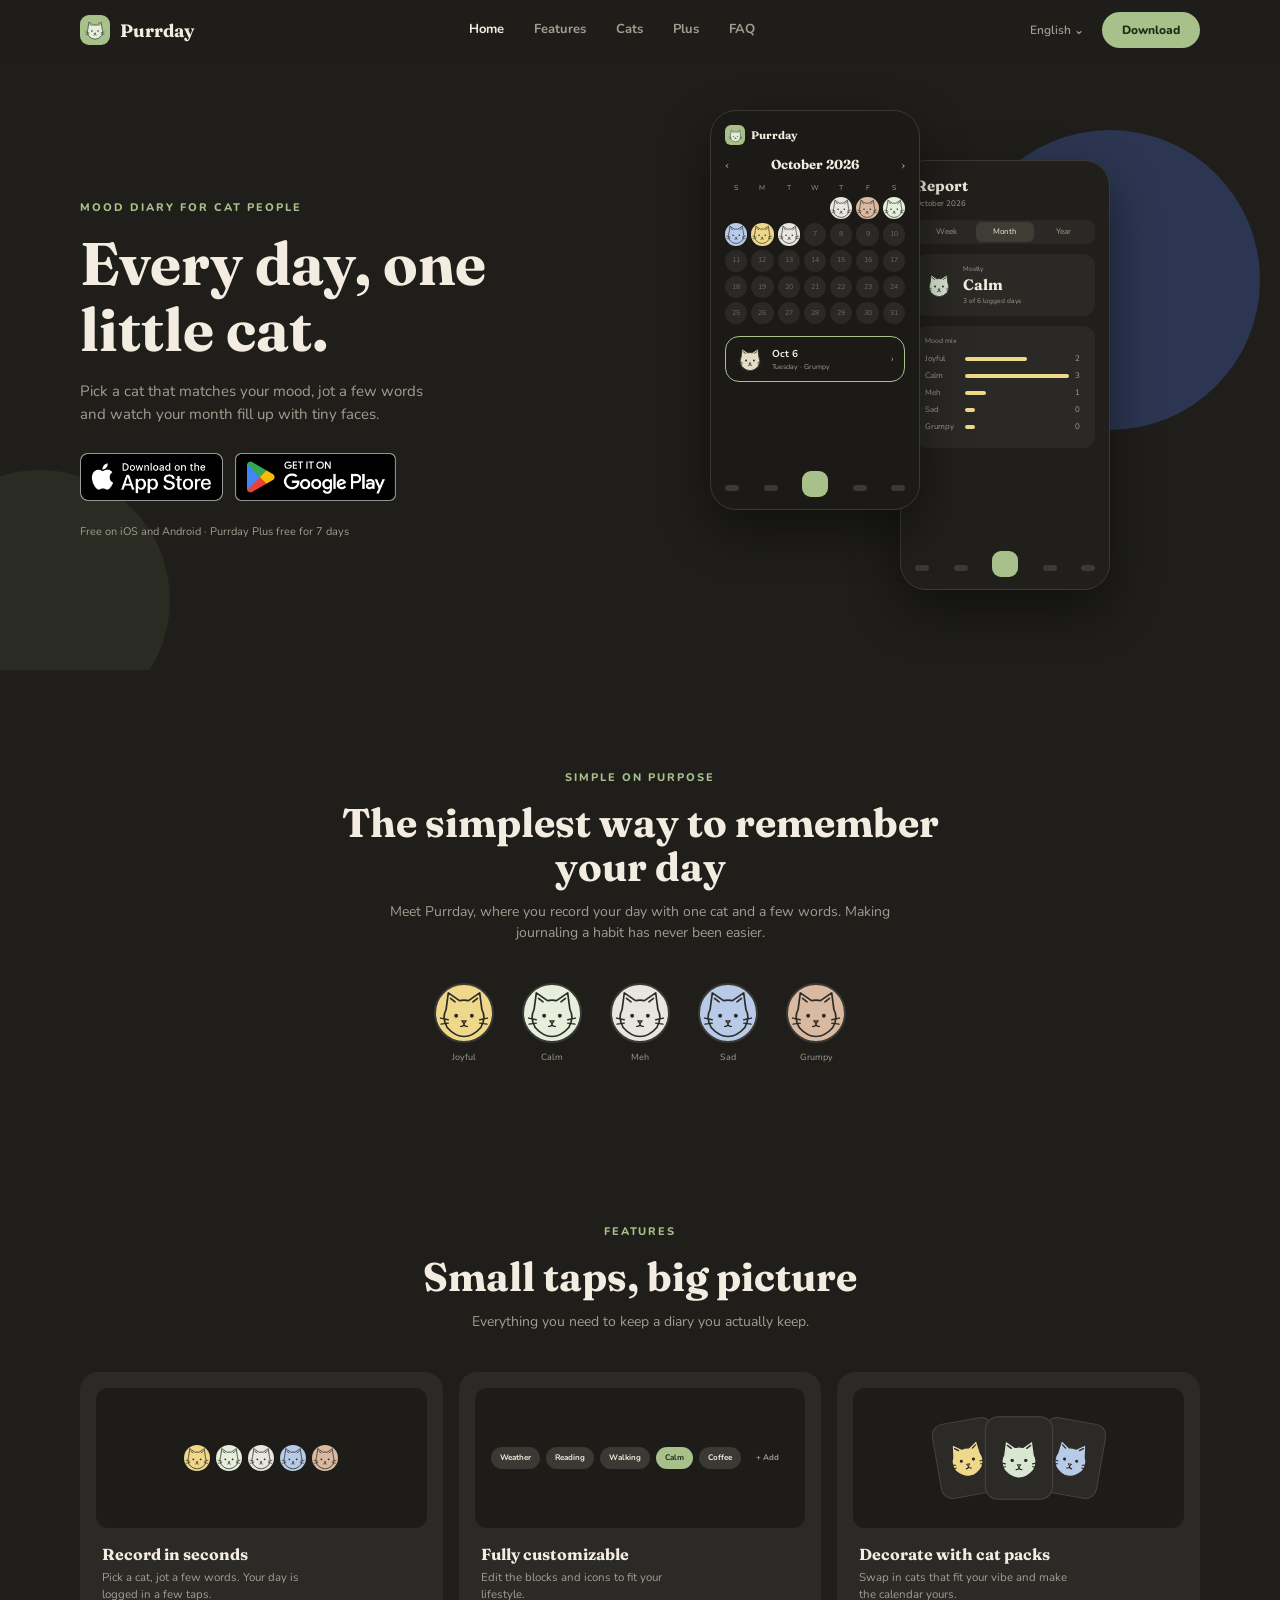
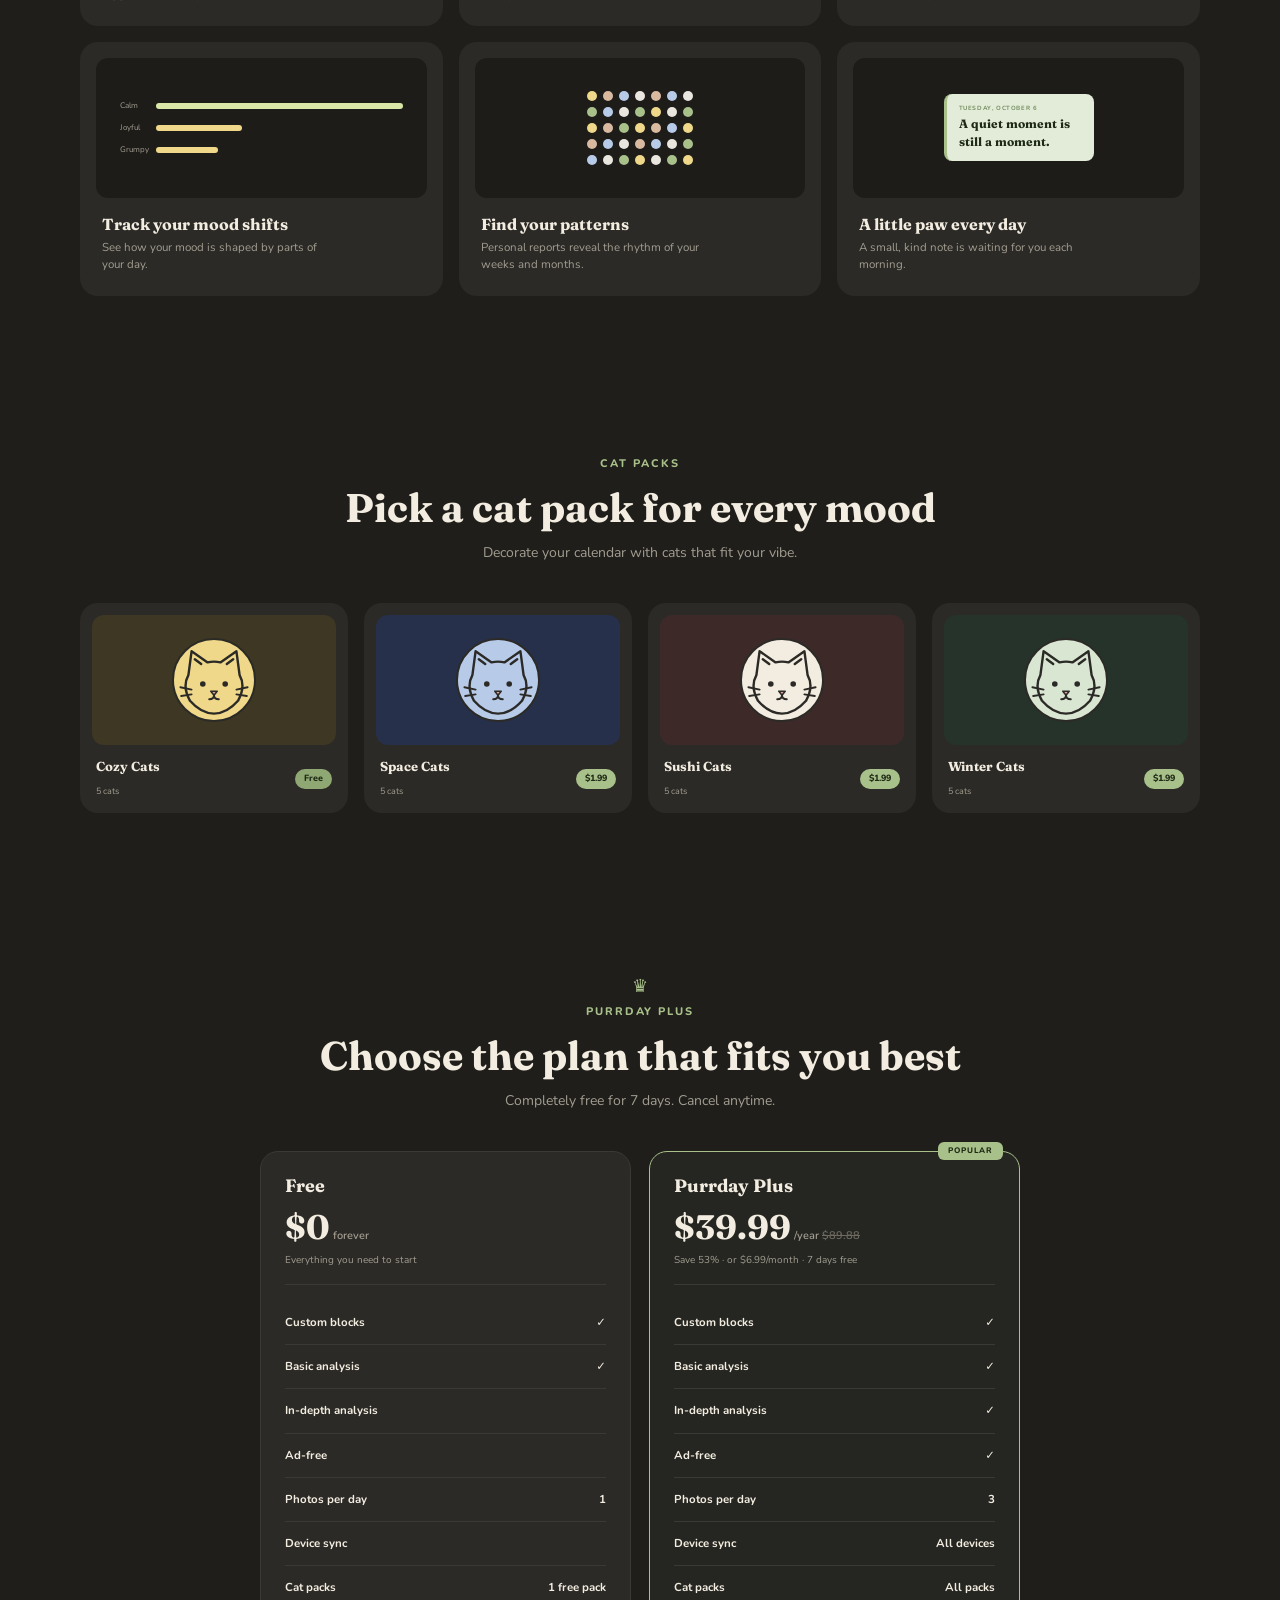
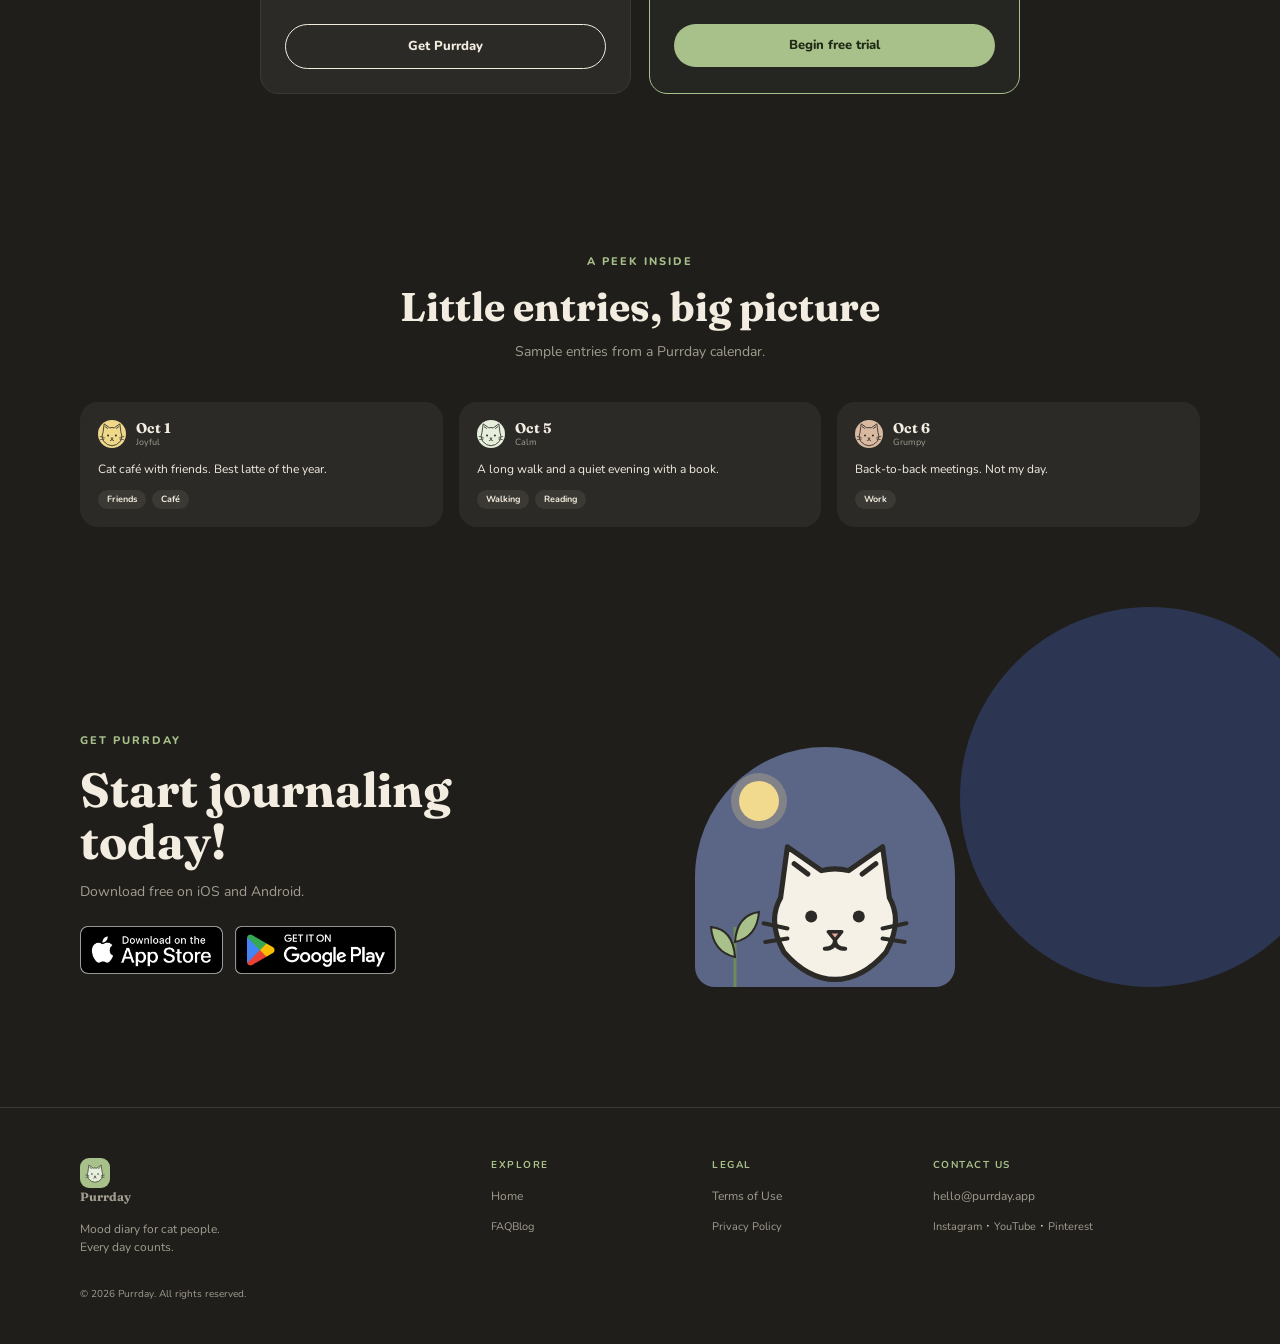
<file: site/index.html>
<!doctype html>
<html lang="en">
<head>
<meta charset="utf-8">
<meta name="viewport" content="width=device-width, initial-scale=1">
<title>Purrday — Mood diary for cat people</title>
<meta name="description" content="Pick a cat that matches your mood, jot a few words and watch your month fill up with tiny faces.">
<link rel="preconnect" href="https://fonts.googleapis.com">
<link rel="preconnect" href="https://fonts.gstatic.com" crossorigin>
<link href="https://fonts.googleapis.com/css2?family=Fraunces:opsz,wght@9..144,600;9..144,700&family=Nunito:wght@400;600;700;800&display=swap" rel="stylesheet">
<link rel="stylesheet" href="styles.css">
</head>
<body>

<!-- Reusable cat face -->
<svg width="0" height="0" style="position:absolute" aria-hidden="true">
  <symbol id="cat" viewBox="0 0 100 100">
    <path d="M18 44 L22 14 L42 28 Q50 26 58 28 L78 14 L82 44 Q90 58 80 76 Q66 92 50 92 Q34 92 20 76 Q10 58 18 44Z" fill="currentColor" stroke="#2b2a26" stroke-width="3" stroke-linejoin="round"/>
    <path d="M26 24 L34 30 M74 24 L66 30" stroke="#2b2a26" stroke-width="3" stroke-linecap="round"/>
    <circle cx="36" cy="55" r="3.5" fill="#2b2a26"/><circle cx="64" cy="55" r="3.5" fill="#2b2a26"/>
    <path d="M46 64 L54 64 L50 69Z" fill="#e9a59b" stroke="#2b2a26" stroke-width="2" stroke-linejoin="round"/>
    <path d="M50 69 Q50 74 44 74 M50 69 Q50 74 56 74" fill="none" stroke="#2b2a26" stroke-width="2.4" stroke-linecap="round"/>
    <path d="M22 62 L8 59 M22 68 L9 70 M78 62 L92 59 M78 68 L91 70" stroke="#2b2a26" stroke-width="2.4" stroke-linecap="round"/>
  </symbol>
</svg>

<header class="nav">
  <div class="container nav__in">
    <a class="brand" href="#top"><span class="brand__icon"><svg><use href="#cat"/></svg></span>Purrday</a>
    <nav class="nav__links" aria-label="Main">
      <a class="active" href="#top">Home</a><a href="#features">Features</a><a href="#cats">Cats</a><a href="#plus">Plus</a><a href="#faq">FAQ</a>
    </nav>
    <div class="nav__right">
      <button class="lang" type="button">English <span>⌄</span></button>
      <a class="btn btn--sm" href="#download">Download</a>
    </div>
  </div>
</header>

<main id="top">
<!-- HERO -->
<section class="hero">
  <div class="container hero__in">
    <div class="hero__copy">
      <p class="eyebrow">Mood diary for cat people</p>
      <h1>Every day, one little cat.</h1>
      <p class="lead">Pick a cat that matches your mood, jot a few words and watch your month fill up with tiny faces.</p>
      <div class="stores">
        <a class="store" href="#" aria-label="Download on the App Store"><img src="img/badge_app_store.png" alt="Download on the App Store"></a>
        <a class="store" href="#" aria-label="Get it on Google Play"><img src="img/badge_google_play.png" alt="Get it on Google Play"></a>
      </div>
      <p class="fine">Free on iOS and Android · Purrday Plus free for 7 days</p>
    </div>
    <div class="hero__phones" aria-hidden="true">
      <div class="blob blob--blue"></div>
      <div class="phone phone--back">
        <div class="phone__hd"><b>Report</b><small>October 2026</small></div>
        <div class="tabs"><span>Week</span><span class="on">Month</span><span>Year</span></div>
        <div class="card-mini"><svg class="c-sm" style="color:#d9e6d2"><use href="#cat"/></svg><div><small>Mostly</small><b>Calm</b><small>3 of 6 logged days</small></div></div>
        <div class="mix"><small>Mood mix</small>
          <p>Joyful<i style="--w:60%"></i><em>2</em></p><p>Calm<i style="--w:100%"></i><em>3</em></p>
          <p>Meh<i style="--w:20%"></i><em>1</em></p><p>Sad<i style="--w:10%"></i><em>0</em></p><p>Grumpy<i style="--w:10%"></i><em>0</em></p>
        </div>
        <div class="phone__nav"><span></span><span></span><span class="fab"></span><span></span><span></span></div>
      </div>
      <div class="phone phone--front">
        <div class="phone__hd cal-hd"><span class="brand__icon sm"><svg><use href="#cat"/></svg></span> <b>Purrday</b></div>
        <div class="month">‹ <b>October 2026</b> ›</div>
        <div class="cal" id="cal"></div>
        <div class="entry-pill"><svg class="c-sm" style="color:#e5ddc4"><use href="#cat"/></svg><span><b>Oct 6</b><small>Tuesday · Grumpy</small></span><em>›</em></div>
        <div class="phone__nav"><span></span><span></span><span class="fab"></span><span></span><span></span></div>
      </div>
    </div>
  </div>
</section>

<!-- SIMPLE -->
<section class="section center">
  <div class="container narrow">
    <p class="eyebrow">Simple on purpose</p>
    <h2>The simplest way to remember your day</h2>
    <p class="sub">Meet Purrday, where you record your day with one cat and a few words. Making journaling a habit has never been easier.</p>
    <ul class="moods">
      <li><span class="mood" style="--c:#efd88a"><svg><use href="#cat"/></svg></span>Joyful</li>
      <li><span class="mood" style="--c:#e6efdc"><svg><use href="#cat"/></svg></span>Calm</li>
      <li><span class="mood" style="--c:#e9e6e0"><svg><use href="#cat"/></svg></span>Meh</li>
      <li><span class="mood" style="--c:#b7cbe9"><svg><use href="#cat"/></svg></span>Sad</li>
      <li><span class="mood" style="--c:#d9b9a0"><svg><use href="#cat"/></svg></span>Grumpy</li>
    </ul>
  </div>
</section>

<!-- FEATURES -->
<section class="section center" id="features">
  <div class="container">
    <p class="eyebrow">Features</p>
    <h2>Small taps, big picture</h2>
    <p class="sub">Everything you need to keep a diary you actually keep.</p>
    <div class="grid3">
      <article class="card">
        <div class="demo demo--row">
          <span class="dot" style="--c:#efd88a"><svg><use href="#cat"/></svg></span><span class="dot" style="--c:#e6efdc"><svg><use href="#cat"/></svg></span><span class="dot" style="--c:#e9e6e0"><svg><use href="#cat"/></svg></span><span class="dot" style="--c:#b7cbe9"><svg><use href="#cat"/></svg></span><span class="dot" style="--c:#d9b9a0"><svg><use href="#cat"/></svg></span>
        </div>
        <h3>Record in seconds</h3><p>Pick a cat, jot a few words. Your day is logged in a few taps.</p>
      </article>
      <article class="card">
        <div class="demo demo--chips">
          <span class="chip">Weather</span><span class="chip">Reading</span><span class="chip">Walking</span>
          <span class="chip on">Calm</span><span class="chip">Coffee</span><span class="chip ghost">+ Add</span>
        </div>
        <h3>Fully customizable</h3><p>Edit the blocks and icons to fit your lifestyle.</p>
      </article>
      <article class="card">
        <div class="demo demo--fan">
          <span class="tile t1" style="--c:#efd88a"><svg><use href="#cat"/></svg></span>
          <span class="tile t3" style="--c:#b7cbe9"><svg><use href="#cat"/></svg></span>
          <span class="tile t2" style="--c:#d9e6d2"><svg><use href="#cat"/></svg></span>
        </div>
        <h3>Decorate with cat packs</h3><p>Swap in cats that fit your vibe and make the calendar yours.</p>
      </article>
      <article class="card">
        <div class="demo demo--bars">
          <p>Calm<i style="--w:100%"></i></p><p>Joyful<i style="--w:35%;--b:#efd88a"></i></p><p>Grumpy<i style="--w:25%;--b:#efd88a"></i></p>
        </div>
        <h3>Track your mood shifts</h3><p>See how your mood is shaped by parts of your day.</p>
      </article>
      <article class="card">
        <div class="demo demo--dots" id="dots"></div>
        <h3>Find your patterns</h3><p>Personal reports reveal the rhythm of your weeks and months.</p>
      </article>
      <article class="card">
        <div class="demo demo--note"><div class="note"><small>TUESDAY, OCTOBER 6</small><b>A quiet moment is still a moment.</b></div></div>
        <h3>A little paw every day</h3><p>A small, kind note is waiting for you each morning.</p>
      </article>
    </div>
  </div>
</section>

<!-- CATS -->
<section class="section center" id="cats">
  <div class="container">
    <p class="eyebrow">Cat packs</p>
    <h2>Pick a cat pack for every mood</h2>
    <p class="sub">Decorate your calendar with cats that fit your vibe.</p>
    <div class="grid4">
      <article class="pack"><div class="pack__img" style="--bg:#3d3724"><span class="big" style="--c:#efd88a"><svg><use href="#cat"/></svg></span></div><div class="pack__row"><div><b>Cozy Cats</b><small>5 cats</small></div><span class="tag tag--free">Free</span></div></article>
      <article class="pack"><div class="pack__img" style="--bg:#27304a"><span class="big" style="--c:#b7cbe9"><svg><use href="#cat"/></svg></span></div><div class="pack__row"><div><b>Space Cats</b><small>5 cats</small></div><span class="tag">$1.99</span></div></article>
      <article class="pack"><div class="pack__img" style="--bg:#3d2a28"><span class="big" style="--c:#f3ece0"><svg><use href="#cat"/></svg></span></div><div class="pack__row"><div><b>Sushi Cats</b><small>5 cats</small></div><span class="tag">$1.99</span></div></article>
      <article class="pack"><div class="pack__img" style="--bg:#26332a"><span class="big" style="--c:#d9e6d2"><svg><use href="#cat"/></svg></span></div><div class="pack__row"><div><b>Winter Cats</b><small>5 cats</small></div><span class="tag">$1.99</span></div></article>
    </div>
  </div>
</section>

<!-- PLUS -->
<section class="section center" id="plus">
  <div class="container narrow2">
    <div class="crown" aria-hidden="true">♛</div>
    <p class="eyebrow">Purrday Plus</p>
    <h2>Choose the plan that fits you best</h2>
    <p class="sub">Completely free for 7 days. Cancel anytime.</p>
    <div class="plans">
      <article class="plan">
        <h3>Free</h3>
        <p class="price">$0<small> forever</small></p>
        <p class="save">Everything you need to start</p>
        <ul>
          <li>Custom blocks<span>✓</span></li><li>Basic analysis<span>✓</span></li>
          <li>In-depth analysis<span class="x"></span></li><li>Ad-free<span class="x"></span></li>
          <li>Photos per day<span>1</span></li><li>Device sync<span class="x"></span></li><li>Cat packs<span>1 free pack</span></li>
        </ul>
        <a class="btn btn--ghost" href="#download">Get Purrday</a>
      </article>
      <article class="plan plan--pop">
        <span class="badge">POPULAR</span>
        <h3>Purrday Plus</h3>
        <p class="price">$39.99<small> /year <s>$89.88</s></small></p>
        <p class="save">Save 53% · or $6.99/month · 7 days free</p>
        <ul>
          <li>Custom blocks<span>✓</span></li><li>Basic analysis<span>✓</span></li>
          <li>In-depth analysis<span>✓</span></li><li>Ad-free<span>✓</span></li>
          <li>Photos per day<span>3</span></li><li>Device sync<span>All devices</span></li><li>Cat packs<span>All packs</span></li>
        </ul>
        <a class="btn btn--block" href="#download">Begin free trial</a>
      </article>
    </div>
  </div>
</section>

<!-- ENTRIES -->
<section class="section center" id="faq">
  <div class="container">
    <p class="eyebrow">A peek inside</p>
    <h2>Little entries, big picture</h2>
    <p class="sub">Sample entries from a Purrday calendar.</p>
    <div class="grid3 entries">
      <article class="entry"><header><span class="dot" style="--c:#efd88a"><svg><use href="#cat"/></svg></span><div><b>Oct 1</b><small>Joyful</small></div></header><p>Cat café with friends. Best latte of the year.</p><div class="tags"><span>Friends</span><span>Café</span></div></article>
      <article class="entry"><header><span class="dot" style="--c:#e6efdc"><svg><use href="#cat"/></svg></span><div><b>Oct 5</b><small>Calm</small></div></header><p>A long walk and a quiet evening with a book.</p><div class="tags"><span>Walking</span><span>Reading</span></div></article>
      <article class="entry"><header><span class="dot" style="--c:#d9b9a0"><svg><use href="#cat"/></svg></span><div><b>Oct 6</b><small>Grumpy</small></div></header><p>Back-to-back meetings. Not my day.</p><div class="tags"><span>Work</span></div></article>
    </div>
  </div>
</section>

<!-- CTA -->
<section class="cta" id="download">
  <div class="container cta__in">
    <div>
      <p class="eyebrow">Get Purrday</p>
      <h2>Start journaling today!</h2>
      <p class="sub left">Download free on iOS and Android.</p>
      <div class="stores">
        <a class="store" href="#" aria-label="Download on the App Store"><img src="img/badge_app_store.png" alt="Download on the App Store"></a>
        <a class="store" href="#" aria-label="Get it on Google Play"><img src="img/badge_google_play.png" alt="Get it on Google Play"></a>
      </div>
    </div>
    <div class="cta__art" aria-hidden="true">
      <div class="blob blob--blue2"></div>
      <div class="scene">
        <div class="sun"></div>
        <svg class="bigcat" style="color:#f6f1e7"><use href="#cat"/></svg>
        <svg class="leaf" viewBox="0 0 60 90"><path d="M30 90 V30" stroke="#6f8b5c" stroke-width="3" fill="none"/><path d="M30 60 Q8 55 6 30 Q28 32 30 60Z M30 45 Q52 40 54 15 Q32 18 30 45Z" fill="#a8c08a" stroke="#2b2a26" stroke-width="2"/></svg>
      </div>
    </div>
  </div>
</section>
</main>

<footer class="footer">
  <div class="container footer__in">
    <div class="footer__brand">
      <a class="brand" href="#top"><span class="brand__icon"><svg><use href="#cat"/></svg></span>Purrday</a>
      <p>Mood diary for cat people.<br>Every day counts.</p>
      <small>© 2026 Purrday. All rights reserved.</small>
    </div>
    <div><h4>Explore</h4><a href="#top">Home</a><a href="#faq">FAQ</a><a href="#">Blog</a></div>
    <div><h4>Legal</h4><a href="#">Terms of Use</a><a href="#">Privacy Policy</a></div>
    <div><h4>Contact us</h4><a href="mailto:hello@purrday.app">hello@purrday.app</a><a href="#">Instagram</a> · <a href="#">YouTube</a> · <a href="#">Pinterest</a></div>
  </div>
</footer>

<script>
  // Calendar mockup
  const moods = ['#efd88a','#e6efdc','#e9e6e0','#b7cbe9','#d9b9a0'];
  const cal = document.getElementById('cal');
  if (cal) {
    'SMTWTFS'.split('').forEach(d => cal.insertAdjacentHTML('beforeend', `<small>${d}</small>`));
    const offset = 4; // Oct 2026 starts Thursday
    for (let i = 0; i < offset; i++) cal.insertAdjacentHTML('beforeend', '<span></span>');
    for (let d = 1; d <= 31; d++) {
      const logged = d <= 6;
      cal.insertAdjacentHTML('beforeend', logged
        ? `<span class="d on" style="--c:${moods[(d*2)%5]}"><svg><use href="#cat"/></svg></span>`
        : `<span class="d">${d}</span>`);
    }
  }
  // Patterns dot grid
  const dots = document.getElementById('dots');
  if (dots) {
    const pal = ['#efd88a','#b7cbe9','#a8c08a','#d9b9a0','#e9e6e0'];
    for (let i = 0; i < 35; i++) dots.insertAdjacentHTML('beforeend', `<i style="background:${pal[(i*3+(i>>2))%5]}"></i>`);
  }
</script>
</body>
</html>
</file>
<file: site/styles.css>
:root{
  --bg:#1f1e1a; --bg2:#2a2925; --card:#2b2a26; --line:#3a3933;
  --text:#f3ece0; --muted:#a29d90; --sage:#a8c08a; --sage-d:#8fa873; --blue:#2c3652;
  --serif:'Fraunces',Georgia,serif; --sans:'Nunito',system-ui,sans-serif;
}
*{box-sizing:border-box;margin:0;padding:0}
html{scroll-behavior:smooth}
body{background:var(--bg);color:var(--text);font-family:var(--sans);line-height:1.5;overflow-x:hidden;-webkit-font-smoothing:antialiased}
a{color:inherit;text-decoration:none}
ul{list-style:none}
svg{display:block}
.container{width:min(1120px,100% - 32px);margin-inline:auto}
.narrow{max-width:640px}.narrow2{max-width:760px}
.center{text-align:center}
.section{padding:100px 0 60px}

/* type */
.eyebrow{font-size:11px;letter-spacing:.18em;text-transform:uppercase;color:var(--sage);font-weight:800;margin-bottom:14px}
h1,h2,h3{font-family:var(--serif);font-weight:700;line-height:1.1}
h1{font-size:clamp(40px,6vw,60px);margin-bottom:18px}
h2{font-size:clamp(30px,4vw,40px);margin-bottom:12px}
.lead{color:var(--muted);max-width:360px;font-size:15px}
.sub{color:var(--muted);font-size:14px;max-width:520px;margin:0 auto 40px}
.sub.left{margin:0 0 24px}

/* nav */
.nav{position:sticky;top:0;z-index:20;background:rgba(31,30,26,.88);backdrop-filter:blur(10px)}
.nav__in{display:flex;align-items:center;justify-content:space-between;height:60px}
.brand{display:flex;align-items:center;gap:10px;font-family:var(--serif);font-weight:700;font-size:18px}
.brand__icon{width:30px;height:30px;border-radius:9px;background:var(--sage);color:#e6efdc;display:grid;place-items:center}
.brand__icon svg{width:22px;height:22px}
.brand__icon.sm{width:20px;height:20px;border-radius:6px}.brand__icon.sm svg{width:15px;height:15px}
.nav__links{display:flex;gap:30px;font-size:13px;font-weight:700;color:var(--muted)}
.nav__links a:hover,.nav__links .active{color:var(--text)}
.nav__right{display:flex;align-items:center;gap:18px}
.lang{background:none;border:0;color:var(--muted);font:600 12px var(--sans);cursor:pointer}

/* buttons */
.btn{display:inline-block;background:var(--sage);color:#1f2a16;font-weight:800;font-size:13px;padding:12px 22px;border-radius:999px;text-align:center;transition:.2s}
.btn:hover{background:#b8cf9b;transform:translateY(-1px)}
.btn--sm{padding:9px 20px;font-size:12px}
.btn--block{display:block}
.btn--ghost{background:transparent;color:var(--text);border:1.5px solid var(--text);display:block}
.btn--ghost:hover{background:var(--text);color:var(--bg)}
.stores{display:flex;gap:12px;flex-wrap:wrap}
.store{display:block;transition:.2s}
.store:hover{opacity:.85;transform:translateY(-1px)}
.store img{height:48px;width:auto}
.fine{font-size:11px;color:var(--muted);margin-top:16px}

/* hero */
.hero{padding:50px 0 40px;position:relative;overflow:hidden}
.hero::before{content:"";position:absolute;left:-90px;bottom:-60px;width:260px;height:260px;border-radius:50%;background:#2a2b22}
.hero__in{display:grid;grid-template-columns:1fr 1fr;align-items:center;gap:40px;position:relative}
.hero__copy .stores{margin-top:28px}
.hero__phones{position:relative;height:520px}
.blob{position:absolute;border-radius:50%}
.blob--blue{width:300px;height:300px;background:var(--blue);right:-60px;top:20px}
.phone{position:absolute;width:210px;background:#1b1a17;border:1.5px solid #3a3933;border-radius:26px;padding:14px;box-shadow:0 20px 50px rgba(0,0,0,.45)}
.phone--front{left:50px;top:0;z-index:2;height:400px}
.phone--back{left:240px;top:50px;height:430px;background:#201f1b}
.phone__hd{display:flex;flex-direction:column;font-size:15px;margin-bottom:10px}
.phone__hd small{color:var(--muted);font-size:8px}
.phone__hd b{font-family:var(--serif)}
.cal-hd{flex-direction:row;align-items:center;gap:6px;font-size:11px}
.month{display:flex;justify-content:space-between;font-family:var(--serif);font-size:13px;margin:10px 0 8px;color:var(--muted)}
.month b{color:var(--text)}
.cal{display:grid;grid-template-columns:repeat(7,1fr);gap:4px;text-align:center}
.cal small{font-size:7px;color:var(--muted)}
.cal .d{aspect-ratio:1;border-radius:50%;background:#2a2925;font-size:7px;display:grid;place-items:center;color:#6e6a60}
.cal .d.on{background:var(--c);color:var(--c)}
.cal .d.on svg{width:100%;height:100%}
.entry-pill{display:flex;align-items:center;gap:8px;margin-top:12px;border:1.5px solid var(--sage);border-radius:14px;padding:8px 10px;font-size:10px}
.entry-pill span{display:flex;flex-direction:column;flex:1}.entry-pill small{font-size:7px;color:var(--muted)}
.entry-pill em{font-style:normal;color:var(--muted)}
.c-sm{width:28px;height:28px;flex:none}
.phone__nav{position:absolute;left:14px;right:14px;bottom:12px;display:flex;justify-content:space-between;align-items:center}
.phone__nav span{width:14px;height:6px;border-radius:3px;background:#3a3933}
.phone__nav .fab{width:26px;height:26px;border-radius:9px;background:var(--sage);margin-top:-8px}
.tabs{display:flex;background:#2a2925;border-radius:8px;padding:2px;font-size:8px;text-align:center;margin-bottom:10px}
.tabs span{flex:1;padding:4px;border-radius:6px;color:var(--muted)}.tabs .on{background:#3d3c35;color:var(--text)}
.card-mini{display:flex;gap:10px;align-items:center;background:#2a2925;border-radius:12px;padding:10px;margin-bottom:10px}
.card-mini div{display:flex;flex-direction:column;font-size:8px;color:var(--muted)}.card-mini b{font-family:var(--serif);font-size:15px;color:var(--text)}
.mix{background:#2a2925;border-radius:12px;padding:10px;font-size:8px}
.mix small{color:var(--muted);font-size:7px;display:block;margin-bottom:6px}
.mix p{display:grid;grid-template-columns:34px 1fr 10px;align-items:center;gap:6px;margin:5px 0;color:var(--muted)}
.mix i{height:4px;border-radius:2px;background:#efd88a;width:var(--w)}.mix em{font-style:normal}

/* moods */
.moods{display:flex;justify-content:center;gap:28px;flex-wrap:wrap}
.moods li{font-size:9px;color:var(--muted);display:flex;flex-direction:column;align-items:center;gap:8px}
.mood{width:60px;height:60px;border-radius:50%;background:var(--c);color:var(--c);display:grid;place-items:center;border:2px solid #3a3933}
.mood svg{width:100%;height:100%}

/* features */
.grid3{display:grid;grid-template-columns:repeat(3,1fr);gap:16px;text-align:left}
.card{background:var(--card);border-radius:18px;padding:16px 16px 22px}
.card h3{font-size:16px;margin:18px 6px 6px}
.card p{font-size:11.5px;color:var(--muted);margin:0 6px;max-width:220px}
.demo{height:140px;background:#1d1c19;border-radius:12px;display:flex;align-items:center;justify-content:center;gap:6px;padding:12px}
.dot{width:28px;height:28px;border-radius:50%;background:var(--c);color:var(--c);flex:none;display:block}
.dot svg{width:100%;height:100%}
.demo--row .dot{width:26px;height:26px}
.demo--chips{flex-wrap:wrap;align-content:center;gap:6px 6px}
.chip{font-size:8px;font-weight:700;background:#3a3933;padding:5px 9px;border-radius:999px}
.chip.on{background:var(--sage);color:#1f2a16}.chip.ghost{background:none;color:var(--muted)}
.demo--fan{position:relative}
.tile{position:absolute;width:62px;height:76px;border-radius:12px;background:#2b2a26;color:var(--c);padding:8px;border:1px solid #444}
.tile svg{width:100%;height:100%}
.t1{transform:translateX(-52px) rotate(-10deg)}.t3{transform:translateX(52px) rotate(10deg)}.t2{z-index:2;transform:scale(1.1)}
.demo--bars{flex-direction:column;align-items:stretch;justify-content:center;gap:10px;padding:0 24px}
.demo--bars p{display:grid;grid-template-columns:36px 1fr;font-size:8px;color:var(--muted);align-items:center;margin:0;max-width:none}
.demo--bars i{height:6px;border-radius:3px;background:var(--b,#d9e6a8);width:var(--w)}
.demo--dots{display:grid;grid-template-columns:repeat(7,10px);gap:6px;justify-content:center;align-content:center}
.demo--dots i{width:10px;height:10px;border-radius:50%}
.note{background:#e3ecd8;color:#1f2a16;border-radius:8px;padding:10px 12px;font-family:var(--serif);font-size:12px;max-width:150px;text-align:left;border-left:3px solid var(--sage)}
.note small{display:block;font:700 6px var(--sans);letter-spacing:.1em;color:#6f8b5c;margin-bottom:3px}

/* packs */
.grid4{display:grid;grid-template-columns:repeat(4,1fr);gap:16px;text-align:left}
.pack{background:var(--card);border-radius:18px;padding:12px}
.pack__img{height:130px;border-radius:12px;background:var(--bg);display:grid;place-items:center}
.big{width:84px;height:84px;border-radius:50%;background:var(--c);color:var(--c);display:block;border:2px solid #2b2a26}
.big svg{width:100%;height:100%}
.pack__row{display:flex;justify-content:space-between;align-items:center;margin-top:12px;padding:0 4px}
.pack__row b{font-family:var(--serif);font-size:13px;display:block}.pack__row small{font-size:9px;color:var(--muted)}
.tag{font-size:9px;font-weight:800;background:var(--sage);color:#1f2a16;padding:3px 9px;border-radius:999px}
.tag--free{background:#8fa873}

/* plans */
.crown{color:var(--sage);font-size:18px;margin-bottom:4px}
.plans{display:grid;grid-template-columns:1fr 1fr;gap:18px;text-align:left}
.plan{background:var(--card);border:1.5px solid var(--line);border-radius:18px;padding:24px;position:relative}
.plan--pop{border-color:var(--sage);background:#252621}
.plan h3{font-size:18px}
.price{font-family:var(--serif);font-size:34px;font-weight:700;margin-top:6px}
.price small{font-size:11px;font-family:var(--sans);color:var(--muted);font-weight:600}
.price s{color:#6e6a60}
.save{font-size:10px;color:var(--muted);margin-bottom:16px;border-bottom:1px solid var(--line);padding-bottom:16px}
.plan li{display:flex;justify-content:space-between;font-size:11.5px;font-weight:700;padding:13px 0;border-bottom:1px solid var(--line)}
.plan li:last-child{border:0}
.plan li span{color:var(--text)}.plan li .x::after{content:"";}
.plan .btn{margin-top:14px}
.badge{position:absolute;right:16px;top:-10px;background:var(--sage);color:#1f2a16;font-size:8px;font-weight:800;letter-spacing:.1em;padding:3px 10px;border-radius:6px}

/* entries */
.entry{background:var(--card);border-radius:18px;padding:18px}
.entry header{display:flex;align-items:center;gap:10px;margin-bottom:12px}
.entry header div{display:flex;flex-direction:column;line-height:1.2}
.entry header b{font-family:var(--serif);font-size:14px}.entry header small{font-size:9px;color:var(--muted)}
.entry p{font-size:12px;margin-bottom:12px}
.tags{display:flex;gap:6px}.tags span{font-size:9px;font-weight:700;background:#3a3933;padding:3px 9px;border-radius:999px}

/* cta */
.cta{padding:120px 0 40px;overflow:hidden}
.cta__in{display:grid;grid-template-columns:1fr 1fr;align-items:center;gap:30px}
.cta h2{font-size:clamp(34px,5vw,48px);max-width:400px}
.cta__art{position:relative;height:300px}
.blob--blue2{width:380px;height:380px;background:var(--blue);right:-140px;top:-100px}
.scene{position:absolute;left:40px;top:40px;width:260px;height:240px;background:#5b6585;border-radius:130px 130px 20px 20px;overflow:hidden}
.sun{position:absolute;left:44px;top:34px;width:40px;height:40px;border-radius:50%;background:#f1d98e;box-shadow:0 0 0 8px rgba(241,217,142,.25)}
.bigcat{position:absolute;left:55px;bottom:-6px;width:170px;height:170px}
.leaf{position:absolute;left:10px;bottom:0;width:60px;height:90px}

/* footer */
.footer{border-top:1px solid var(--line);margin-top:60px;padding:50px 0 40px}
.footer__in{display:grid;grid-template-columns:2fr 1fr 1fr 1.4fr;gap:30px}
.footer__brand p{font-size:12px;color:var(--muted);margin:14px 0 24px}
.footer small{font-size:10px;color:var(--muted)}
.footer h4{font-size:10px;letter-spacing:.15em;text-transform:uppercase;color:var(--sage);margin-bottom:14px}
.footer div>a{display:block;font-size:12px;color:var(--muted);margin-bottom:8px}
.footer div>a:hover{color:var(--text)}
.footer__in div>a:nth-last-child(-n+3):not(:first-of-type){display:inline;font-size:11px}

/* mobile */
@media (max-width:900px){
  .nav__links{display:none}
  .hero__in,.cta__in{grid-template-columns:1fr}
  .grid3,.plans{grid-template-columns:1fr}
  .grid4{grid-template-columns:1fr 1fr}
  .footer__in{grid-template-columns:1fr 1fr}
  .footer__brand{grid-column:1/-1}
  .hero__phones{height:480px;margin-top:20px;transform:scale(.9);transform-origin:top center}
  .phone--front{left:calc(50% - 190px)}.phone--back{left:calc(50% + 10px)}
  .section{padding:70px 0 40px}
  .card p{max-width:none}
  .plan--pop{order:-1}
  .nav .lang{display:none}
}
@media (max-width:420px){
  .hero__phones{transform:scale(.72);height:380px;margin-left:-20px}
  .grid4{grid-template-columns:1fr 1fr;gap:10px}
}
</file>
